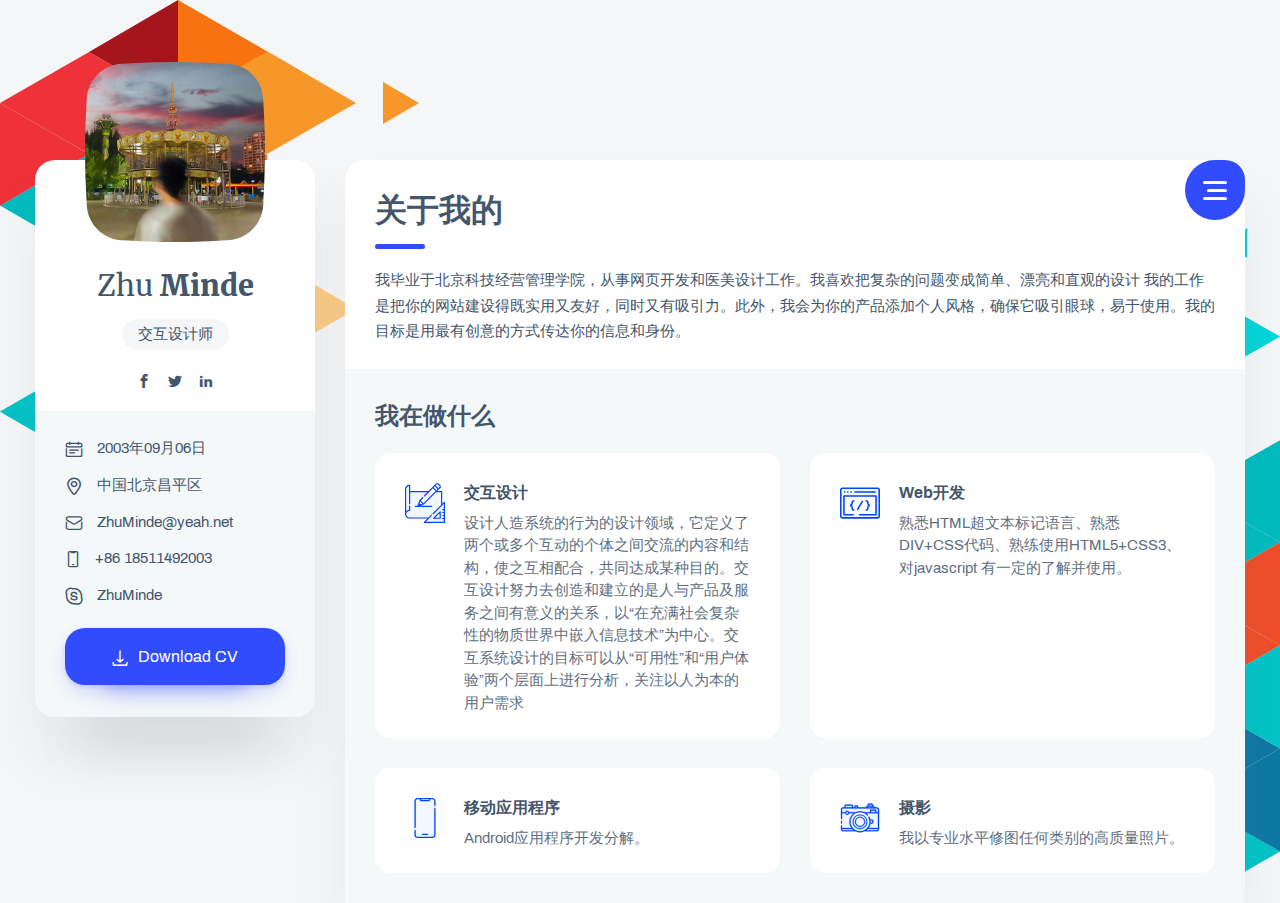
<file: index.html>
﻿<!DOCTYPE html>
<html lang="en">

<head>
    <meta charset="utf-8" />
    <title>朱敏德简历</title>

	<!-- Meta Data -->
	<meta http-equiv="X-UA-Compatible" content="IE=edge">
	<meta name="viewport" content="width=device-width, initial-scale=1, shrink-to-fit=no">
	<meta name="format-detection" content="telephone=no"/>
    <meta name="format-detection" content="address=no"/>
    <meta name="author" content="ArtTemplate" />
    <meta name="description" content="vCard" />

    <!-- Twitter data -->
    <meta name="twitter:card" content="summary_large_image">
    <meta name="twitter:site" content="@ArtTemplates">
    <meta name="twitter:title" content="vCard">
    <meta name="twitter:description" content="vCard">
    <meta name="twitter:image" content="images/social.jpg">

    <!-- Open Graph data -->
    <meta property="og:title" content="ArtTemplate" />
    <meta property="og:type" content="website" />
    <meta property="og:url" content="your url website" />
    <meta property="og:image" content="assets/images/social.jpg" />
    <meta property="og:description" content="vCard" />
    <meta property="og:site_name" content="vCard" />

	<!-- Favicons -->
	<link rel="apple-touch-icon" sizes="144x144" href="assets/images/favicons/apple-touch-icon-144x144.png">
	<link rel="apple-touch-icon" sizes="114x114" href="assets/images/favicons/apple-touch-icon-114x114.png">
	<link rel="apple-touch-icon" sizes="72x72" href="assets/images/favicons/apple-touch-icon-72x72.png">
	<link rel="apple-touch-icon" sizes="57x57" href="assets/images/favicons/apple-touch-icon-57x57.png">
	<link rel="shortcut icon" href="assets/images/favicons/favicon.png" type="image/png">

    <!-- Styles -->
	<link rel="stylesheet" type="text/css" href="css/style.css"/>
    <link rel="stylesheet" type="text/css" href="css/style-demo.css"/>
	<style type="text/css">
		.preloader{display: none;}
	</style>
</head>
<body class="bg-triangles">
    <!-- Preloader -->
    <div class="preloader">
	    <div class="preloader__wrap">
		    <div class="circle-pulse">
                <div class="circle-pulse__1"></div>
                <div class="circle-pulse__2"></div>
            </div>
		    <div class="preloader__progress"><span></span></div>
		</div>
	</div>

    <main class="main">
	    <div class="container gutter-top">
		    <div class="row sticky-parent">
			    <!-- Sidebar -->
                <aside class="col-12 col-md-12 col-xl-3">
				    <div class="sidebar box shadow pb-0 sticky-column">
						<svg class="avatar avatar--180" viewBox="0 0 188 188">
                            <g class="avatar__box">
                                <image xlink:href="img/avatar-1.jpg" height="100%" width="100%" />
                            </g>
                        </svg>
						<div class="text-center">
						    <h3 class="title title--h3 sidebar__user-name"><span class="weight--500">Zhu</span> Minde</h3>
							<div class="badge badge--light">交互设计师</div>
							
							<!-- Social -->
		                    <div class="social">
		                        <a class="social__link" href="https://www.facebook.com/"><i class="font-icon icon-facebook"></i></a>
		                        <a class="social__link" href="https://www.behance.com/"><i class="font-icon icon-twitter"></i></a>
		                        <a class="social__link" href="https://www.linkedin.com/"><i class="font-icon icon-linkedin2"></i></a>
		                    </div>
						</div>
						
						<div class="sidebar__info box-inner box-inner--rounded">
		                    <ul class="contacts-block">
					            <li class="contacts-block__item" data-toggle="tooltip" data-placement="top" title="Birthday">
							        <i class="font-icon icon-calendar"></i>2003年09月06日
							    </li>
						        <li class="contacts-block__item" data-toggle="tooltip" data-placement="top" title="Address">
							        <i class="font-icon icon-location"></i>中国北京昌平区
							    </li>
						        <li class="contacts-block__item" data-toggle="tooltip" data-placement="top" title="E-mail">
							        <a href="mailto:example@mail.com"><i class="font-icon icon-envelope"></i>ZhuMinde@yeah.net</a>
							    </li>
						        <li class="contacts-block__item" data-toggle="tooltip" data-placement="top" title="Phone">
							        <i class="font-icon icon-phone"></i>+86 18511492003
							    </li>
						        <li class="contacts-block__item" data-toggle="tooltip" data-placement="top" title="Skype">
							        <a href="skype:skype-example"><i class="font-icon icon-skype"></i>ZhuMinde</a>
							    </li>
					        </ul>
							
							<a class="btn" href="#"><i class="font-icon icon-download"></i> Download CV</a>
						</div>
					</div>	
		        </aside>
		        
				<!-- Content -->
		        <div class="col-12 col-md-12 col-xl-9">
				    <div class="box shadow pb-0">
					    <!-- Menu -->
					    <div class="circle-menu">
						    <div class="hamburger">
                                <div class="line"></div>
                                <div class="line"></div>
                                <div class="line"></div>
                            </div>
						</div>
						<div class="inner-menu js-menu">
						    <ul class="nav">
                                <li class="nav__item"><a class="active" href="index.html">关于</a></li>
								<li class="nav__item"><a href="resume.html">我的经历</a></li>
                                <li class="nav__item"><a href="portfolio.html">作品集</a></li>
                            </ul>
						</div>
						
					    <!-- About -->
						<div class="pb-0 pb-sm-2">
		                    <h1 class="title title--h1 title__separate">关于我的</h1>
						    <p>我毕业于北京科技经营管理学院，从事网页开发和医美设计工作。我喜欢把复杂的问题变成简单、漂亮和直观的设计

我的工作是把你的网站建设得既实用又友好，同时又有吸引力。此外，我会为你的产品添加个人风格，确保它吸引眼球，易于使用。我的目标是用最有创意的方式传达你的信息和身份。</p>
					    </div>
						
						<!-- What -->
						<div class="box-inner pb-0">
						    <h2 class="title title--h3">我在做什么</h2>
							<div class="row">
							    <!-- Case Item -->
							    <div class="col-12 col-lg-6">
							        <div class="case-item box box__second">
									    <img class="case-item__icon" src="picture/icon-design.svg" alt="" />
										<div>
									        <h3 class="title title--h5">交互设计</h3>
										    <p class="case-item__caption">设计人造系统的行为的设计领域，它定义了两个或多个互动的个体之间交流的内容和结构，使之互相配合，共同达成某种目的。交互设计努力去创造和建立的是人与产品及服务之间有意义的关系，以“在充满社会复杂性的物质世界中嵌入信息技术”为中心。交互系统设计的目标可以从“可用性”和“用户体验”两个层面上进行分析，关注以人为本的用户需求</p>
										</div>	
									</div>
								</div>
								
								<!-- Case Item -->
								<div class="col-12 col-lg-6">
							        <div class="case-item box box__second">
									    <img class="case-item__icon" src="picture/icon-dev.svg" alt="" />
										<div>
									        <h3 class="title title--h5">Web开发</h3>
										    <p class="case-item__caption">熟悉HTML超文本标记语言、熟悉DIV+CSS代码、熟练使用HTML5+CSS3、对javascript
有一定的了解并使用。</p>
										</div>
									</div>
								</div>
								
								<!-- Case Item -->
								<div class="col-12 col-lg-6">
								    <div class="case-item box box__second">
								        <img class="case-item__icon" src="img/icon-app.svg" alt="" />
										<div>
								            <h3 class="title title--h5">移动应用程序</h3>
									        <p class="case-item__caption">Android应用程序开发分解。</p>
										</div>
								   </div>
								</div>
								
								<!-- Case Item -->
								<div class="col-12 col-lg-6">
								    <div class="case-item box box__second">
									    <img class="case-item__icon" src="img/icon-photo.svg" alt="" />
										<div>
									        <h3 class="title title--h5">摄影</h3>
										    <p class="case-item__caption">我以专业水平修图任何类别的高质量照片。</p>
										</div>
									</div>
								</div>
							</div>	
						</div>						
					</div>
		        </div>
			</div>
		</div>	
    </main>

    <div class="back-to-top"></div>

    <!-- SVG masks -->
    <svg class="svg-defs">
        <clipPath id="avatar-box">
            <path d="M1.85379 38.4859C2.9221 18.6653 18.6653 2.92275 38.4858 1.85453 56.0986.905299 77.2792 0 94 0c16.721 0 37.901.905299 55.514 1.85453 19.821 1.06822 35.564 16.81077 36.632 36.63137C187.095 56.0922 188 77.267 188 94c0 16.733-.905 37.908-1.854 55.514-1.068 19.821-16.811 35.563-36.632 36.631C131.901 187.095 110.721 188 94 188c-16.7208 0-37.9014-.905-55.5142-1.855-19.8205-1.068-35.5637-16.81-36.63201-36.631C.904831 131.908 0 110.733 0 94c0-16.733.904831-37.9078 1.85379-55.5141z"/>
        </clipPath>
        <clipPath id="avatar-hexagon">
             <path d="M0 27.2891c0-4.6662 2.4889-8.976 6.52491-11.2986L31.308 1.72845c3.98-2.290382 8.8697-2.305446 12.8637-.03963l25.234 14.31558C73.4807 18.3162 76 22.6478 76 27.3426V56.684c0 4.6805-2.5041 9.0013-6.5597 11.3186L44.4317 82.2915c-3.9869 2.278-8.8765 2.278-12.8634 0L6.55974 68.0026C2.50414 65.6853 0 61.3645 0 56.684V27.2891z"/>
        </clipPath>		
    </svg>

	<!-- Demo Menu -->
	<div class="overlay-slideNav"></div>
    <!-- Demo Menu -->	

	<!-- JavaScripts -->
	<script src="js/jquery-3.4.1.min.js"></script>
	<script src="js/plugins.js"></script>
    <script src="js/common.js"></script>
    
	<script src="js/plugins-demo.js"></script>
</body>
</html>
</file>
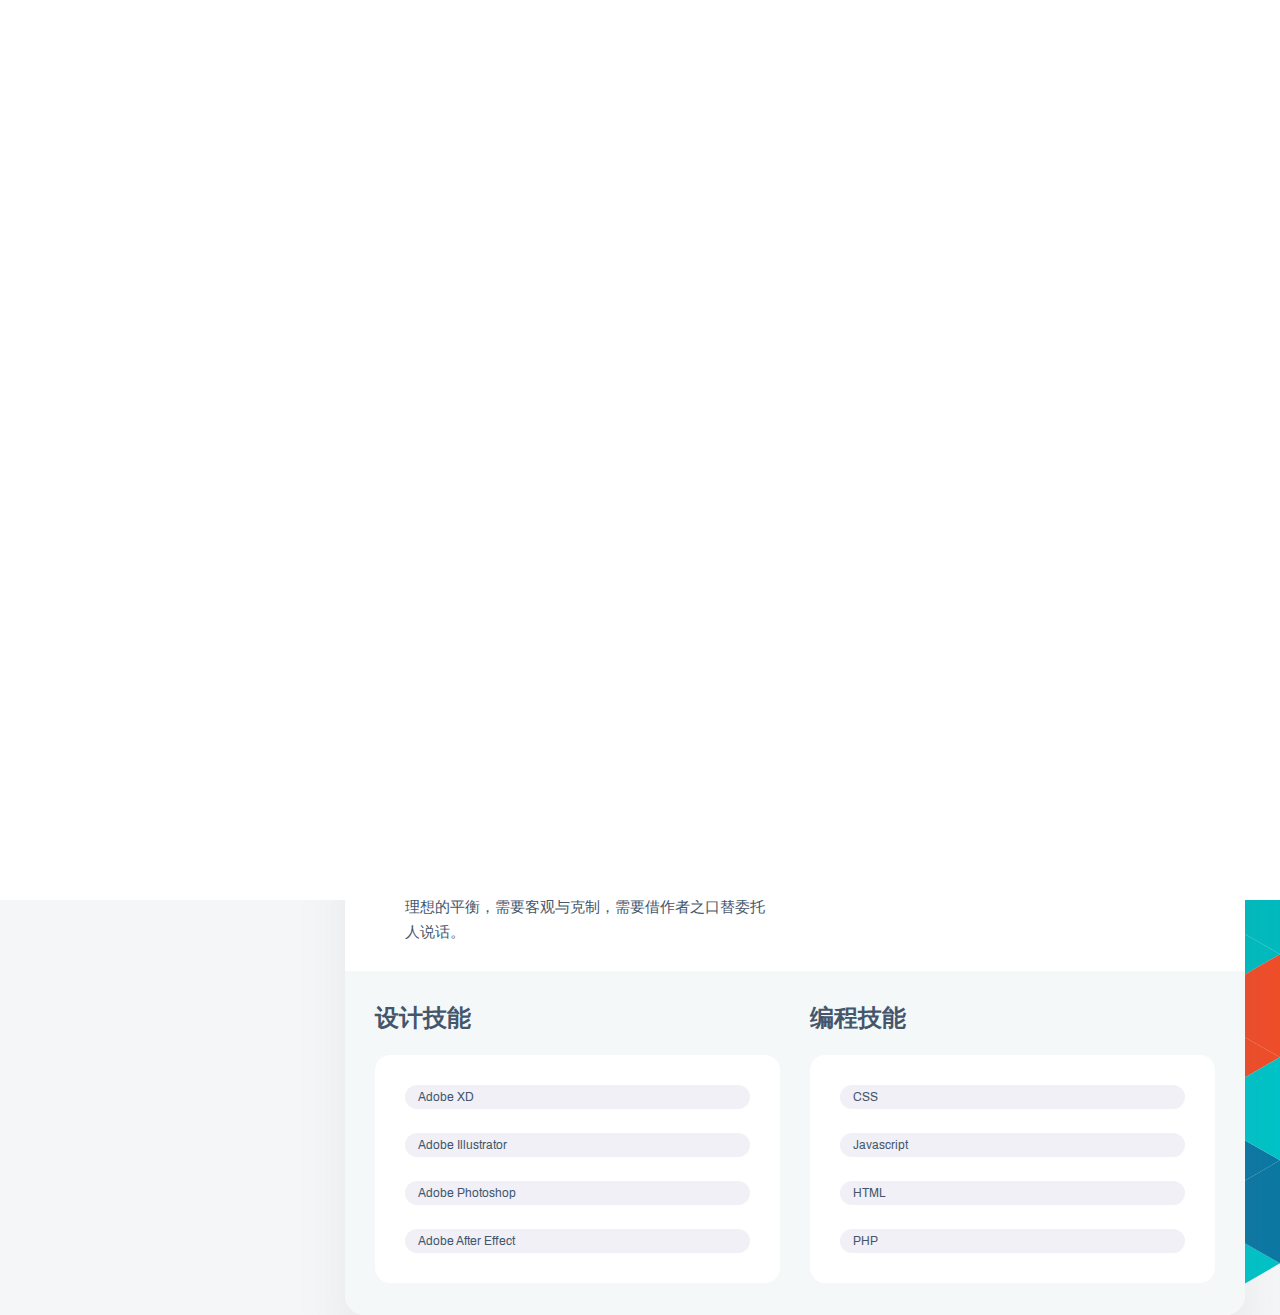
<file: resume.html>
﻿<!DOCTYPE html>
<html lang="en">

<head>
    <meta charset="utf-8" />
    <title>朱敏德简历</title>

	<!-- Meta Data -->
	<meta http-equiv="X-UA-Compatible" content="IE=edge">
	<meta name="viewport" content="width=device-width, initial-scale=1, shrink-to-fit=no">
	<meta name="format-detection" content="telephone=no"/>
    <meta name="format-detection" content="address=no"/>
    <meta name="author" content="ArtTemplate" />
    <meta name="description" content="vCard" />

    <!-- Twitter data -->
    <meta name="twitter:card" content="summary_large_image">
    <meta name="twitter:site" content="@ArtTemplates">
    <meta name="twitter:title" content="vCard">
    <meta name="twitter:description" content="vCard">
    <meta name="twitter:image" content="assets/images/social.jpg">

    <!-- Open Graph data -->
    <meta property="og:title" content="ArtTemplate" />
    <meta property="og:type" content="website" />
    <meta property="og:url" content="your url website" />
    <meta property="og:image" content="assets/images/social.jpg" />
    <meta property="og:description" content="vCard" />
    <meta property="og:site_name" content="vCard" />

	<!-- Favicons -->
	<link rel="apple-touch-icon" sizes="144x144" href="assets/images/favicons/apple-touch-icon-144x144.png">
	<link rel="apple-touch-icon" sizes="114x114" href="assets/images/favicons/apple-touch-icon-114x114.png">
	<link rel="apple-touch-icon" sizes="72x72" href="assets/images/favicons/apple-touch-icon-72x72.png">
	<link rel="apple-touch-icon" sizes="57x57" href="assets/images/favicons/apple-touch-icon-57x57.png">
	<link rel="shortcut icon" href="assets/images/favicons/favicon.png" type="image/png">

    <!-- Styles -->
	<link rel="stylesheet" type="text/css" href="css/style.css"/>
    <link rel="stylesheet" type="text/css" href="css/style-demo.css"/>
	
</head>
<body class="bg-triangles">
    <!-- Preloader -->
    <div class="preloader">
	    <div class="preloader__wrap">
		    <div class="circle-pulse">
                <div class="circle-pulse__1"></div>
                <div class="circle-pulse__2"></div>
            </div>
		    <div class="preloader__progress"><span></span></div>
		</div>
	</div>

    <main class="main">
	    <div class="container gutter-top">
		    <div class="row sticky-parent">
			    <!-- Sidebar -->
                <aside class="col-12 col-md-12 col-xl-3">
				    <div class="sidebar box shadow pb-0 sticky-column">
						<svg class="avatar avatar--180" viewBox="0 0 188 188">
                            <g class="avatar__box">
                                <image xlink:href="img/avatar-1.jpg" height="100%" width="100%" />
                            </g>
                        </svg>
						<div class="text-center">
						    <h3 class="title title--h3 sidebar__user-name"><span class="weight--500">Zhu</span> Minde</h3>
							<div class="badge badge--gray">交互设计师</div>
							
							<!-- Social -->
		                    <div class="social">
		                        <a class="social__link" href="https://www.facebook.com/"><i class="font-icon icon-facebook"></i></a>
		                        <a class="social__link" href="https://www.behance.com/"><i class="font-icon icon-twitter"></i></a>
		                        <a class="social__link" href="https://www.linkedin.com/"><i class="font-icon icon-linkedin2"></i></a>
		                    </div>
						</div>
						
						<div class="sidebar__info box-inner box-inner--rounded">
		                    <ul class="contacts-block">
					            <li class="contacts-block__item" data-toggle="tooltip" data-placement="top" title="Birthday">
							        <i class="font-icon icon-calendar"></i>2003年09月06日
							    </li>
						        <li class="contacts-block__item" data-toggle="tooltip" data-placement="top" title="Address">
							        <i class="font-icon icon-location"></i>中国北京昌平区
							    </li>
						        <li class="contacts-block__item" data-toggle="tooltip" data-placement="top" title="E-mail">
							        <a href="mailto:example@mail.com"><i class="font-icon icon-envelope"></i>ZhuMinde@yeah.net</a>
							    </li>
						        <li class="contacts-block__item" data-toggle="tooltip" data-placement="top" title="Phone">
							        <i class="font-icon icon-phone"></i>+86 18511492003
							    </li>
						        <li class="contacts-block__item" data-toggle="tooltip" data-placement="top" title="Skype">
							        <a href="skype:skype-example"><i class="font-icon icon-skype"></i>ZhuMinde</a>
							    </li>
					        </ul>
							
							<a class="btn" href="#"><i class="font-icon icon-download"></i> Download CV</a>
						</div>
					</div>	
		        </aside>
		        
				<!-- Content -->
		        <div class="col-12 col-md-12 col-xl-9">
				    <div class="box shadow pb-0">
					    <!-- Menu -->
					    <div class="circle-menu">
						    <div class="hamburger">
                                <div class="line"></div>
                                <div class="line"></div>
                                <div class="line"></div>
                            </div>
						</div>
						<div class="inner-menu js-menu">
						    <ul class="nav">
                                <li class="nav__item"><a href="index.html">关于</a></li>
								<li class="nav__item"><a class="active" href="resume.html">我的经历</a></li>
                                <li class="nav__item"><a href="portfolio.html">作品集</a></li>
                            </ul>
						</div>
						
					    <!-- About -->
						<div class="pb-3">
		                    <h1 class="title title--h1 title__separate">我的经历</h1>
					    </div>
						
						<!-- Experience -->
						<div class="pb-0">
							<div class="row">
							    <div class="col-12 col-lg-6">
								    <h2 class="title title--h3"><img class="title-icon" src="picture/icon-education.svg" alt="" /> 教育</h2>
									<div class="timeline">
									    <!-- Item -->
									    <article class="timeline__item">
									        <h5 class="title title--h5 timeline__title">北京科技经营管理学院</h5>
										    <span class="timeline__period">2018.8 — 2018.9</span>
										    <p class="timeline__description">在校html网页创意大赛中获得（第二名）一次经历，一次成长。</p>
										</article>
                                        
										<!-- Item -->
									    <article class="timeline__item">
									        <h5 class="title title--h5 timeline__title">北京科技经营管理学院</h5>
										    <span class="timeline__period">2019.10 — 2019.12</span>
										    <p class="timeline__description">在校举办网页以及手机APP设计获得（第三名）每一位优秀的设计师都明白设计并非空谈，必须理论结合实际，只有这样才能不断进步，才能成为资深设计师。</p>
										</article>
                                        
										<!-- Item -->
									    <article class="timeline__item">
									        <h5 class="title title--h5 timeline__title">北京科技经营管理学院（结束）</h5>
										    <span class="timeline__period">2017 — 2020</span>
										    <p class="timeline__description">设计没有完成的概念，他需要精益求精，不断的完善，需要挑战自我，向自己宣战。设计的关键之处在于发现，只有不断通过深入的感受和体验才能做到，打动别人对与设计师来说是一种挑战。设计要让人感动，足够的细节本身就能感动人，图形创意本身能打动人，色彩品位能打动人，材料质地能打动人、……把设计的多种元素进行有机艺术化组合。设计是科技与艺术的结合，是商业社会的产物，在商业社会中需要艺术设计与创作理想的平衡，需要客观与克制，需要借作者之口替委托人说话。</p>
										</article>
									</div>	
								</div>
								
							    <div class="col-12 col-lg-6">
								    <h2 class="title title--h3"><img class="title-icon" src="picture/icon-experience.svg" alt="" /> 经验</h2>
									<div class="timeline">
                                        
										<!-- Item -->
									    <article class="timeline__item">
									        <h5 class="title title--h5 timeline__title">露茜娅（天津）医疗美容门诊有限责任公司</h5>
										    <span class="timeline__period">2021.3 — 2022.9</span>
										    <p class="timeline__description">负责广告视觉、平面设计，对网站及店铺整体表现风格的定位，对用户视觉感受、购买欲望的整体把握，线上新媒体各渠道的图文设计、排版日常推广中设计到线下陈列道具、推广物料等;负责公司日常宣传、策划设计制作、公司展览会议布置</p>
										</article>
                                        
										<!-- Item -->
									    <article class="timeline__item">
									        <h5 class="title title--h5 timeline__title">北京拓尔思信息技术股份有限公司</h5>
										    <span class="timeline__period">2020.3 — 2021.3</span>
										    <p class="timeline__description">
											1.交互设计：负责人机交互场景、逻辑、任务和操作流程设计。<br>2.视觉设计：负责产品界面的视觉、色彩、创新、视觉交互、多样化呈现，承担产品的视觉信息传达、视觉语言等相关工作。</p>
										</article>
									</div>
								</div>
							</div>
						</div>
						
						<!-- Skills -->
						<div class="box-inner box-inner--rounded">
						    <div class="row">
							    <div class="col-12 col-lg-6">
						            <h2 class="title title--h3">设计技能</h2>
									<div class="box box__second">
									    <!-- Progress -->
									    <div class="progress">
                                            <div class="progress-bar" role="progressbar" aria-valuenow="80" aria-valuemin="0" aria-valuemax="100">
											    <div class="progress-text"><span>Adobe XD</span><span>80%</span></div>
											</div>
											<div class="progress-text"><span>Adobe XD</span></div>
                                        </div>
										
									    <!-- Progress -->
									    <div class="progress">
                                            <div class="progress-bar" role="progressbar" aria-valuenow="75" aria-valuemin="0" aria-valuemax="100">
											    <div class="progress-text"><span>Adobe Illustrator</span><span>75%</span></div>
											</div>
											<div class="progress-text"><span>Adobe Illustrator</span></div>
                                        </div>
										
									    <!-- Progress -->
									    <div class="progress">
                                            <div class="progress-bar" role="progressbar" aria-valuenow="90" aria-valuemin="0" aria-valuemax="100">
											    <div class="progress-text"><span>Adobe Photoshop</span><span>90%</span></div>
											</div>
											<div class="progress-text"><span>Adobe Photoshop</span></div>
                                        </div>
										
									    <!-- Progress -->
									    <div class="progress">
                                            <div class="progress-bar" role="progressbar" aria-valuenow="50" aria-valuemin="0" aria-valuemax="100">
											    <div class="progress-text"><span>Adobe After Effect</span><span>50%</span></div>
											</div>
											<div class="progress-text"><span>Adobe After Effect</span></div>
                                        </div>
									</div>
                                </div>
								
							    <div class="col-12 col-lg-6 mt-4 mt-lg-0">
						            <h2 class="title title--h3">编程技能</h2>
									<div class="box box__second">
									    <!-- Progress -->
									    <div class="progress">
                                            <div class="progress-bar" role="progressbar" aria-valuenow="70" aria-valuemin="0" aria-valuemax="100">
											    <div class="progress-text"><span>CSS</span><span>70%</span></div>
											</div>
											<div class="progress-text"><span>CSS</span></div>
                                        </div>
										
									    <!-- Progress -->
									    <div class="progress">
                                            <div class="progress-bar" role="progressbar" aria-valuenow="70" aria-valuemin="0" aria-valuemax="100">
											    <div class="progress-text"><span>Javascript</span><span>70%</span></div>
											</div>
											<div class="progress-text"><span>Javascript</span></div>
                                        </div>
										
									    <!-- Progress -->
									    <div class="progress">
                                            <div class="progress-bar" role="progressbar" aria-valuenow="100" aria-valuemin="0" aria-valuemax="100">
											    <div class="progress-text"><span>HTML</span><span>100%</span></div>
											</div>
											<div class="progress-text"><span>HTML</span></div>
                                        </div>
										
									    <!-- Progress -->
									    <div class="progress">
                                            <div class="progress-bar" role="progressbar" aria-valuenow="30" aria-valuemin="0" aria-valuemax="100">
											    <div class="progress-text"><span>PHP</span><span>30%</span></div>
											</div>
											<div class="progress-text"><span>PHP</span></div>
                                        </div>
									</div>
                                </div>
							</div>
						</div>
					</div>
		        </div>
			</div>
		</div>
    </main>

    <div class="back-to-top"></div>
	
    <!-- SVG masks -->
    <svg class="svg-defs">
        <clipPath id="avatar-box">
            <path d="M1.85379 38.4859C2.9221 18.6653 18.6653 2.92275 38.4858 1.85453 56.0986.905299 77.2792 0 94 0c16.721 0 37.901.905299 55.514 1.85453 19.821 1.06822 35.564 16.81077 36.632 36.63137C187.095 56.0922 188 77.267 188 94c0 16.733-.905 37.908-1.854 55.514-1.068 19.821-16.811 35.563-36.632 36.631C131.901 187.095 110.721 188 94 188c-16.7208 0-37.9014-.905-55.5142-1.855-19.8205-1.068-35.5637-16.81-36.63201-36.631C.904831 131.908 0 110.733 0 94c0-16.733.904831-37.9078 1.85379-55.5141z"/>
        </clipPath>
        <clipPath id="avatar-hexagon">
             <path d="M0 27.2891c0-4.6662 2.4889-8.976 6.52491-11.2986L31.308 1.72845c3.98-2.290382 8.8697-2.305446 12.8637-.03963l25.234 14.31558C73.4807 18.3162 76 22.6478 76 27.3426V56.684c0 4.6805-2.5041 9.0013-6.5597 11.3186L44.4317 82.2915c-3.9869 2.278-8.8765 2.278-12.8634 0L6.55974 68.0026C2.50414 65.6853 0 61.3645 0 56.684V27.2891z"/>
        </clipPath>		
    </svg>
	<div class="overlay-slideNav"></div>
    <!-- Demo Menu -->	

	<!-- JavaScripts -->
	<script src="js/jquery-3.4.1.min.js"></script>
	<script src="js/plugins.js"></script>
    <script src="js/common.js"></script>
    
	<script src="js/plugins-demo.js"></script>
</body>
</html>
</file>
<file: css/style.css>
﻿/* ------------------------------------------------
 Author: ArtStyles (Art)
 
 Template Name: vCard
 version: 1.0.2
------------------------------------------------ */
/* ------------------------------------------------

 - General Styles
   - Background
   - Input Text
   - Checkbox
   - Select
   - Button
   - Dropdown
   
 - Typography
 - Preloader
 
 - Menu
   - Hamburger
   - Nav
   
 - Shared
   - Container
   - Box
   - Overlay
   - Avatars
   - Social
   - Badges
   - Tooltips
   
 - Sidebar
   - Contact list
   
 - Cases

 - Testimonials
   - Carousel pagination
   
 - Clients
 - Timeline
 - Progress
 
 - Portfolio
   - Filter
    
 - News
 
 - Single post
   - Comments
   - Comment form
   - Emoji
   - Scroll Indicator
   - niceScroll
   - Social auth
  
 - Footer
 
 - Contact
   - Map
   
 - Other
   - Bact to top
   - Medium Zoom
  
------------------------------------------------ */
@import url(../img/bootstrap.min.css);
@import url(swiper.min.css);
@import url("3c1a370137fa4e58ac1a6bd6a8da523d.css");
@import url("8b83ed8cfe434354b28f2f092464dd39.css");
@import url(icomoon.css);
.icon {
  background-size: contain;
  background-repeat: no-repeat;
  display: inline-block;
  line-height: 0;
  flex-shrink: 0;
}
.icon__size-16 {
  height: 16px;
  width: 16px;
}
.icon__size-18 {
  height: 18px;
  width: 18px;
}
.icon__size-24 {
  height: 24px;
  width: 24px;
}
.icon__size-32 {
  height: 32px;
  width: 32px;
}
.icon__size-48 {
  height: 48px;
  width: 48px;
}
.icon__size-56 {
  height: 56px;
  width: 56px;
}
.icon__size-64 {
  height: 64px;
  width: 64px;
}
.icon__calendar {
  background-image: url(../img/icon-calendar.svg);
}
.icon__location {
  background-image: url(../static/fonts/icon-location.svg);
}
.icon__envelope {
  background-image: url(../static/fonts/icon-envelope.svg);
}
.icon__phone {
  background-image: url(../static/fonts/icon-phone.svg);
}
.icon__skype {
  background-image: url(../static/fonts/icon-skype.svg);
}

/* -----------------------------------------------------------------
    - General Styles
----------------------------------------------------------------- */
*,
::before,
::after {
  background-repeat: no-repeat;
  box-sizing: border-box;
}

html {
  -webkit-overflow-scrolling: touch;
  -webkit-box-sizing: border-box;
  box-sizing: border-box;
  -ms-overflow-x: hidden;
}

body, html {
  font-size: 1rem;
  -webkit-text-size-adjust: 100%;
}
@media only screen and (max-width: 580px) {
  body, html {
    font-size: .96rem;
  }
}

body {
  background-color: #F5F6F7;
  color: #44566C;
  font-family: "Archivo", sans-serif;
  font-weight: 400;
  font-size: .9375rem;
  line-height: 1.7;
  min-height: 100vh;
  -ms-overflow-style: scrollbar;
  -webkit-font-smoothing: antialiased;
}
@media only screen and (max-width: 580px) {
  body {
    line-height: 1.6;
  }
}

html.is-scroll-disabled body {
  height: 100vh;
  overflow: hidden;
}

@media all and (-ms-high-contrast: none), (-ms-high-contrast: active) {
  html.is-scroll-disabled {
    overflow: hidden;
  }
}
.no-scroll {
  overflow: hidden;
  -ms-overflow-style: none;
}

.no-scroll-height {
  overflow-x: hidden;
}

.bg-triangles {
  background-image: url(../img/triangles-top.svg), url(../img/triangles-bottom.svg);
  background-position: left top, right bottom;
  background-repeat: no-repeat;
  background-size: inherit;
}
@media only screen and (max-width: 580px) {
  .bg-triangles {
    background-size: contain;
  }
}
.bg-triangles-2 {
  background-image: url(../static/fonts/triangle-2-top.svg), url(../static/fonts/triangle-2-bottom.svg);
  background-position: right top, left bottom;
  background-repeat: no-repeat;
  background-size: 50%;
  background-attachment: fixed;
}
@media only screen and (max-width: 992px) {
  .bg-triangles-2 {
    background-size: contain;
  }
}
.bg-peach {
  background-image: linear-gradient(115.29deg, #FFF2E7 1.33%, #FFCADA 98.21%);
  background-attachment: fixed;
}
.bg-green {
  background-image: linear-gradient(115.29deg, #0DC8A9 1.33%, #32CBC8 98.21%);
  background-attachment: fixed;
}
.bg-green-2 {
  background-image: linear-gradient(135deg, #9be15d 0%, #00d9a6 100%);
  background-attachment: fixed;
}

.input, .textarea, select,
.custom-select {
  background-color: #F5F8F9;
  border: 1px solid #F5F8F9;
  border-radius: 1.25rem;
  box-shadow: none;
  color: #44566C;
  font-size: inherit;
  height: auto;
  padding: .9rem 1.4rem .8rem;
  position: relative;
  width: 100%;
  -webkit-appearance: none;
  -moz-appearance: none;
  appearance: none;
}
@media only screen and (max-width: 580px) {
  .input, .textarea, select,
  .custom-select {
    padding: .8rem 1.4rem .75rem;
  }
}

.input:focus, .textarea:focus, select:focus,
.custom-select:focus {
  background-color: #F5F8F9;
  color: #44566C;
  box-shadow: none;
  outline: none;
}

.input {
  line-height: inherit;
}
@media all and (-ms-high-contrast: none), (-ms-high-contrast: active) {
  .input {
    line-height: 0;
  }
}
.input--white {
  background-color: #fff;
}
.input--white:focus {
  background-color: #fff;
}
.input__icon {
  padding-left: 3.4rem;
}
@media only screen and (max-width: 580px) {
  .input__icon {
    padding-left: 2.8rem;
  }
}

.textarea {
  border-radius: 1.25rem;
  display: block;
  padding: .8rem 1.2rem;
  resize: none;
}
.textarea--white {
  background-color: #fff;
}
.textarea--white:focus {
  background-color: #fff;
}

.form-group {
  margin-bottom: 2rem;
  position: relative;
}
@media only screen and (max-width: 580px) {
  .form-group {
    margin-bottom: 1.7rem;
  }
}
.form-group .font-icon {
  color: #8697A8;
  font-size: 1.1rem;
  margin: auto 0;
  position: absolute;
  top: 0;
  bottom: 0;
  left: 2.4rem;
  height: 1rem;
  width: 1rem;
  z-index: 1;
}
@media only screen and (max-width: 580px) {
  .form-group .font-icon {
    font-size: 1rem;
    left: 2.1rem;
  }
}

.help-block {
  position: absolute;
  font-size: .75rem;
  line-height: 1.4;
  padding-top: .3rem;
  padding-left: .4rem;
}
@media only screen and (max-width: 580px) {
  .help-block {
    font-size: .687rem;
  }
}

.with-errors {
  color: #FF3D57;
}

.has-error input,
.has-error textarea,
.has-error input:focus,
.has-error textarea:focus {
  border-color: #FF3D57;
}

#validator-contact {
  font-size: .89rem;
  margin-top: 1rem;
}

.form-control::-webkit-input-placeholder {
  color: #8697A8;
}

.form-control::-moz-placeholder {
  color: #8697A8;
}

.form-control:-ms-input-placeholder {
  color: #8697A8;
}

.form-control::-ms-input-placeholder {
  color: #8697A8;
}

.form-control::placeholder {
  color: #8697A8;
}

input:-webkit-autofill,
input:-webkit-autofill:hover,
input:-webkit-autofill:focus,
input:-webkit-autofill:active {
  transition: background-color 5000s ease-in-out 0s;
  -webkit-text-fill-color: #fff !important;
}

input:not(input:-webkit-autofill)::-webkit-contacts-auto-fill-button {
  background-color: #fff;
}

input:invalid,
textarea:invalid {
  outline: none !important;
}

.custom-control-input:focus ~ .custom-control-label::before {
  box-shadow: 0 0 0 0.2rem rgba(48, 76, 253, 0.25);
}
.custom-control-input:focus:not(:checked) ~ .custom-control-label::before {
  border-color: #304CFD;
}
.custom-control-input:not(:disabled):active ~ .custom-control-label::before {
  border-color: #fff;
  background-color: transparent;
}
.custom-control-input:checked ~ .custom-control-label::before {
  border-color: #304CFD;
  background-color: #304CFD;
}

.custom-control-label {
  line-height: 1.55;
  padding-left: .5rem;
}
.custom-control-label::before {
  background-color: transparent;
  border: 1px solid #F0F0F6;
}

select,
.custom-select {
  background: url("data:image/svg+xml,%3csvg xmlns='http://www.w3.org/2000/svg' viewBox='0 0 4 5'%3e%3cpath fill='%23fff' d='M2 0L0 2h4zm0 5L0 3h4z'/%3e%3c/svg%3e") no-repeat right 0.1rem center/10px 16px;
}
select option,
.custom-select option {
  color: #44566C;
}

.btn {
  background-color: #304CFD;
  border-radius: 1.25rem;
  border: 0;
  box-shadow: 0px 8px 16px rgba(48, 76, 253, 0.15), 0px 2px 4px rgba(48, 76, 253, 0.15);
  color: #fff;
  cursor: pointer;
  font-size: 1rem;
  font-weight: 400;
  line-height: inherit;
  padding: .96rem 2rem .9rem;
  position: relative;
  transition: .4s ease-in-out;
  white-space: nowrap;
}
.btn:hover {
  color: #fff;
  box-shadow: none;
  opacity: .9;
}
.btn:focus {
  box-shadow: 0 24px 40px rgba(48, 76, 253, 0.1), 0 8px 16px rgba(48, 76, 253, 0.1);
}
.btn::before {
  content: '';
  box-shadow: 0px 4px 32px rgba(48, 76, 253, 0.25), 0px 4px 16px rgba(48, 76, 253, 0.25);
  position: absolute;
  bottom: 0;
  left: 0;
  right: 0;
  margin: 0 auto;
  height: 1rem;
  transition: .4s ease-in-out;
  width: 64%;
  z-index: -1;
}
.btn:hover::before {
  box-shadow: none;
}
.btn--light {
  background-color: #F5F8F9;
  color: #44566C;
}
.btn--gray {
  background-color: #F0F0F6;
  color: #44566C;
}
.btn--dark {
  background-color: #44566C;
}
.btn--blue-gradient {
  background-size: 200% auto;
  background-image: linear-gradient(to right, #0081ff 0%, #3fa0ff 50%, #0045ff 100%);
}
.btn--red {
  background-color: #FF3D57;
  color: #fff;
}
.btn .font-icon {
  margin-right: .4rem;
}

button:focus {
  outline: none;
}

.dropdown-menu {
  border: 0;
  border-radius: 0.75rem;
  box-shadow: 0 8px 40px rgba(134, 151, 168, 0.25);
  color: #5F6F81;
  font-size: .937rem;
}
.dropdown-menu::before {
  content: '';
  border-left: .4rem solid transparent;
  border-right: .4rem solid transparent;
  border-bottom: 0.4rem solid #fff;
  height: 0;
  position: absolute;
  top: -.4rem;
  left: 1.1rem;
  width: 0;
}
.dropdown.dropup .dropdown-menu::before {
  border-left: .4rem solid transparent;
  border-right: .4rem solid transparent;
  border-top: 0.4rem solid #fff;
  border-bottom: .4rem solid transparent;
  top: auto;
  bottom: -.8rem;
}

.svg-defs {
  position: absolute;
  height: 0;
  width: 0;
}

/* -----------------------------------------------------------------
    - Typography
----------------------------------------------------------------- */
h1, h2, h3, h4, h5, h6 {
  font-family: "Archivo", sans-serif;
  font-weight: 700;
  line-height: 1.3;
}

.title--h1 {
  font-size: 2rem;
  margin-bottom: 1.1rem;
}
@media only screen and (max-width: 580px) {
  .title--h1 {
    font-size: 1.75rem;
  }
}
.title--h2 {
  font-size: 1.75rem;
}
@media only screen and (max-width: 580px) {
  .title--h2 {
    font-size: 1.5rem;
  }
}
.title--h3 {
  font-size: 1.5rem;
  margin-bottom: 1.3rem;
}
@media only screen and (max-width: 580px) {
  .title--h3 {
    font-size: 1.2rem;
    margin-bottom: 1rem;
  }
}
.title--h4 {
  font-size: 1.25rem;
  margin-bottom: .8rem;
}
@media only screen and (max-width: 580px) {
  .title--h4 {
    font-size: 1rem;
  }
}
.title--h5 {
  font-size: 1rem;
}
@media only screen and (max-width: 580px) {
  .title--h5 {
    font-size: .937rem;
  }
}
.title--h6 {
  font-size: .75rem;
}
.title--center {
  text-align: center;
}
.title--tone {
  color: #304CFD;
}
.title-icon {
  margin-right: .5rem;
  margin-top: -4px;
  height: 2.5rem;
  width: 2.5rem;
}
@media only screen and (max-width: 580px) {
  .title-icon {
    height: 2.0833333333rem;
    width: 2.5rem;
  }
}
.title__separate {
  margin-bottom: 2.3rem;
  position: relative;
}
.title__separate::before {
  content: '';
  background-color: #304CFD;
  border-radius: .5rem;
  height: 5px;
  position: absolute;
  bottom: -1.1rem;
  left: 0;
  width: 3.12rem;
  z-index: 1;
}
@media only screen and (max-width: 580px) {
  .title__separate {
    margin-bottom: 1.5rem;
  }
  .title__separate::before {
    height: 3px;
    bottom: -.6rem;
    width: 3rem;
  }
}

.weight--400 {
  font-weight: 400;
}
.weight--500 {
  font-weight: 500;
}
.weight--600 {
  font-weight: 600;
}
.weight--700 {
  font-weight: 700;
}

.color--light {
  color: #8697A8;
}
.color--dark {
  color: #44566C;
}

.block-quote {
  font-size: 1.3rem;
  font-weight: 400;
  font-style: italic;
  margin: 1.8rem 0;
  position: relative;
  line-height: 1.6;
}
@media only screen and (max-width: 992px) {
  .block-quote {
    padding-left: 3.8rem;
  }
}
@media only screen and (max-width: 580px) {
  .block-quote {
    font-size: 1.15rem;
    margin: 1.1rem 0 1.3rem;
    padding-left: 0;
    padding-top: 2.8rem;
  }
}
.block-quote::before {
  background-image: url(../static/fonts/icon-quote.svg);
  background-repeat: no-repeat;
  background-position: center;
  background-size: cover;
  content: '';
  height: 34px;
  margin: 0 auto;
  position: absolute;
  top: 0;
  left: -3.4rem;
  width: 34px;
}
@media only screen and (max-width: 992px) {
  .block-quote::before {
    left: 0;
  }
}
@media only screen and (max-width: 580px) {
  .block-quote::before {
    right: 0;
  }
}
.block-quote__author {
  font-size: 1rem;
  font-style: normal;
  display: block;
  margin-top: .6rem;
  padding-left: 3rem;
  position: relative;
}
@media only screen and (max-width: 580px) {
  .block-quote__author {
    font-size: .875rem;
    margin-top: 0;
    padding-left: 2rem;
  }
}
.block-quote__author::before {
  content: '';
  background-color: #44566C;
  height: 1px;
  margin-bottom: auto;
  margin-top: auto;
  position: absolute;
  top: 0;
  bottom: 0;
  left: 0;
  width: 2rem;
}
@media only screen and (max-width: 580px) {
  .block-quote__author::before {
    width: 1rem;
  }
}

a {
  color: #304CFD;
  cursor: pointer;
  text-decoration: none;
  -webkit-text-decoration-skip: objects;
  transition: color 0.3s cubic-bezier(0.72, 0.16, 0.345, 0.875);
}
a:hover {
  color: #304CFD;
  outline: none;
  text-decoration: underline;
}
a.decoration--none {
  text-decoration: none;
}

.noGutters-Top {
  margin-top: 0 !important;
}
.noGutters-Bottom {
  margin-bottom: 0 !important;
}
.noGutters-Left {
  margin-left: 0 !important;
}
.noGutters-Right {
  margin-right: 0 !important;
}

.description {
  color: #F5F8F9;
  margin-bottom: 1.9rem;
}

.foreword {
  color: #F5F8F9;
  font-size: 1.125rem;
}

img {
  max-width: 100%;
  -webkit-user-select: none;
  -moz-user-select: none;
  -ms-user-select: none;
  user-select: none;
}

iframe {
  background-color: #44566C;
  border: 0;
  display: block;
  height: 100%;
  width: 100%;
}

.cover {
  object-fit: cover;
  object-position: center;
  font-family: 'object-fit: cover; object-position: center;';
  height: 100%;
  width: 100%;
}

::-moz-selection {
  background: transparent;
  color: #304CFD;
}

::selection {
  background: transparent;
  color: #304CFD;
}

/* -----------------------------------------------------------------
    - Preloader
----------------------------------------------------------------- */
.preloader {
  display: -webkit-flex;
  display: -ms-flexbox;
  display: -moz-box;
  display: flex;
  -webkit-align-items: center;
  -ms-flex-align: center;
  align-items: center;
  justify-content: center;
  background-color: #fff;
  position: fixed;
  top: 0;
  left: 0;
  width: 100%;
  height: 100%;
  overflow: hidden;
  text-align: center;
  z-index: 1106;
  opacity: 1;
}
.preloader__wrap {
  width: 100%;
  max-width: 150px;
}
.preloader__progress {
  background: #fff;
  height: 2px;
  position: absolute;
  top: 0;
  left: 0;
  overflow: hidden;
  width: 100%;
}
.preloader__progress span {
  background: #304CFD;
  position: absolute;
  top: 0;
  left: 0;
  height: 100%;
  width: 0;
}

.circle-pulse > * {
  position: absolute;
  top: 50%;
  left: 50%;
  border-radius: 50%;
  box-sizing: border-box;
  transform: scale(0);
  animation: pulse 1.6s linear infinite;
}

.circle-pulse__1 {
  width: 6rem;
  height: 6rem;
  margin-top: -3rem;
  margin-left: -3rem;
  background-color: #304CFD;
}

.circle-pulse__2 {
  width: 4.8rem;
  height: 4.8rem;
  margin-top: -2.4rem;
  margin-left: -2.4rem;
  background-color: rgba(48, 76, 253, 0.7);
  animation-delay: -0.8s;
}

@keyframes pulse {
  0% {
    transform: scale(0, 0);
    opacity: 1;
  }
  100% {
    transform: scale(1, 1);
    opacity: 0;
  }
}
/* -----------------------------------------------------------------
    - Menu
----------------------------------------------------------------- */
.circle-menu {
  background-color: #304CFD;
  border-radius: 50% 1.25rem 50% 50%;
  display: -webkit-flex;
  display: -ms-flexbox;
  display: -moz-box;
  display: flex;
  -webkit-align-items: center;
  -ms-flex-align: center;
  align-items: center;
  justify-content: center;
  height: 3.75rem;
  position: absolute;
  top: 0;
  right: 0;
  width: 3.75rem;
  z-index: 2;
}
@media only screen and (max-width: 992px) {
  .circle-menu {
    height: 3.55rem;
    width: 3.55rem;
  }
}
@media only screen and (max-width: 580px) {
  .circle-menu {
    border-radius: 50%;
    margin-top: 1rem;
    margin-right: 1rem;
    position: fixed;
    height: 2.5rem;
    width: 2.5rem;
    z-index: 1101;
  }
}
@media only screen and (max-width: 580px) {
  .open-menu .circle-menu {
    box-shadow: 0 0 0 1px rgba(48, 76, 253, 0.5);
    background-color: transparent;
  }
}

.hamburger {
  cursor: pointer;
}
.hamburger .line {
  background-color: #fff;
  border-radius: 4px;
  display: block;
  margin: 5px 0;
  height: 3px;
  width: 24px;
  transition: all 0.2s ease-in-out;
}
.hamburger .line:nth-child(2) {
  margin-left: 4px;
  width: 20px;
}
@media only screen and (max-width: 768px) {
  .hamburger .line {
    margin: 4px 0;
    height: 2px;
    width: 18px;
  }
  .hamburger .line:nth-child(2) {
    width: 14px;
  }
}
.hamburger.is-active .line:nth-child(1) {
  transform: translateY(8px) rotate(45deg);
}
@media only screen and (max-width: 768px) {
  .hamburger.is-active .line:nth-child(1) {
    transform: translateY(6px) rotate(45deg);
  }
}
.hamburger.is-active .line:nth-child(2) {
  opacity: 0;
  transform: rotate(45deg);
}
.hamburger.is-active .line:nth-child(3) {
  transform: translateY(-8px) rotate(-45deg);
}
@media only screen and (max-width: 768px) {
  .hamburger.is-active .line:nth-child(3) {
    transform: translateY(-6px) rotate(-45deg);
  }
}
@media only screen and (max-width: 580px) {
  .hamburger.is-active .line {
    background-color: #304CFD;
  }
}

.inner-menu {
  display: -webkit-flex;
  display: -ms-flexbox;
  display: -moz-box;
  display: flex;
  justify-content: flex-end;
  height: 3.75rem;
  padding-right: 2rem;
  position: absolute;
  top: 0;
  right: 0;
  width: 70%;
  z-index: 1;
}
@media only screen and (max-width: 992px) {
  .inner-menu {
    height: 3.55rem;
    width: 80%;
  }
}
@media only screen and (max-width: 768px) {
  .inner-menu {
    width: 100%;
  }
}
@media only screen and (max-width: 580px) {
  .inner-menu {
    height: 100vh;
    padding-right: 0;
    position: fixed;
    pointer-events: none;
    z-index: 1100;
  }
}
.open-menu .inner-menu {
  pointer-events: all;
}

.nav {
  color: #fff;
  background: #304CFD;
  border-radius: 2rem 0 0 2rem;
  box-shadow: 0 24px 40px rgba(48, 76, 253, 0.05), 0 8px 16px rgba(48, 76, 253, 0.05);
  display: -webkit-flex;
  display: -ms-flexbox;
  display: -moz-box;
  display: flex;
  -webkit-align-items: center;
  -ms-flex-align: center;
  align-items: center;
  justify-content: center;
  height: 100%;
  overflow: hidden;
}
@media only screen and (max-width: 768px) {
  .nav {
    border-radius: 1.25rem 0 0 2rem;
    font-size: .875rem;
  }
}
@media only screen and (max-width: 580px) {
  .nav {
    -webkit-flex-direction: column;
    -ms-flex-direction: column;
    flex-direction: column;
    color: #44566C;
    background-color: #fff;
    background-image: none;
    border-radius: 0;
    box-shadow: none;
    font-size: 1.5rem;
  }
}
.nav__item {
  margin-right: 3rem;
}
@media only screen and (max-width: 992px) {
  .nav__item {
    margin-right: 2rem;
  }
}
@media only screen and (max-width: 580px) {
  .nav__item {
    margin-right: 0;
    margin-top: .2rem;
    margin-bottom: .2rem;
  }
}
.nav__item a {
  color: rgba(255, 255, 255, 0.7);
}
.nav__item a:hover {
  color: white;
  text-decoration: none;
}
@media only screen and (max-width: 580px) {
  .nav__item a {
    color: rgba(68, 86, 108, 0.6);
  }
  .nav__item a:hover {
    color: #44566c;
  }
}
.nav__item a.active {
  color: #fff;
}
@media only screen and (max-width: 580px) {
  .nav__item a.active {
    color: #44566C;
  }
}
.nav__item:last-child {
  margin-right: 0;
}
@media only screen and (max-width: 992px) {
  .nav__item:last-child {
    margin-right: 2rem;
  }
}
@media only screen and (max-width: 580px) {
  .nav__item:last-child {
    margin-right: 0;
  }
}

.inner-menu-alt {
  padding-right: 0;
  width: 100%;
}
.inner-menu-alt .nav {
  border-radius: 1.25rem 1.25rem 2rem 2rem;
  width: 100%;
  transition: width .4s ease-in-out;
}
@media only screen and (max-width: 580px) {
  .inner-menu-alt .nav {
    width: 0;
  }
}
.inner-menu-alt .nav__item:last-child {
  margin-right: 0;
}

@media only screen and (max-width: 580px) {
  .open-menu .inner-menu-alt .nav {
    border-radius: 0;
    width: 100%;
  }
}

/* -----------------------------------------------------------------
    - Shared
----------------------------------------------------------------- */
@media (min-width: 1200px) {
  .container {
    max-width: 1240px;
  }
}
@media (min-width: 1300px) {
  .container {
    max-width: 1240px;
  }
}
.box {
  background-color: #fff;
  border-radius: 1.25rem;
  padding: 1.875rem;
  position: relative;
  transition: box-shadow .3s ease-in-out;
}
@media only screen and (max-width: 580px) {
  .box {
    padding: 20px;
  }
}
.box__second {
  background-color: #fff;
  border-radius: 0.9615384615rem;
}
@media only screen and (max-width: 580px) {
  .box__second {
    border-radius: 0.9615384615rem;
  }
}
.box__large {
  padding: 1.875rem 2.5rem;
}
@media only screen and (max-width: 992px) {
  .box__large {
    padding: 1.875rem;
  }
}
@media only screen and (max-width: 580px) {
  .box__large {
    padding: 20px;
  }
}
.box__large .box-inner::before,
.box__large .box-inner::after {
  width: 2.5rem;
}
@media only screen and (max-width: 992px) {
  .box__large .box-inner::before,
  .box__large .box-inner::after {
    width: 1.875rem;
  }
}
@media only screen and (max-width: 580px) {
  .box__large .box-inner::before,
  .box__large .box-inner::after {
    width: 20px;
  }
}
.box__large .box-inner::before {
  left: -2.5rem;
}
@media only screen and (max-width: 992px) {
  .box__large .box-inner::before {
    left: -1.875rem;
  }
}
@media only screen and (max-width: 580px) {
  .box__large .box-inner::before {
    left: -20px;
  }
}
.box__large .box-inner::after {
  right: -2.5rem;
}
@media only screen and (max-width: 992px) {
  .box__large .box-inner::after {
    right: -1.875rem;
  }
}
@media only screen and (max-width: 580px) {
  .box__large .box-inner::after {
    right: -20px;
  }
}

.box-inner {
  background-color: #F5F8F9;
  padding-top: 2rem;
  padding-bottom: 2rem;
  position: relative;
  z-index: 0;
}
@media only screen and (max-width: 580px) {
  .box-inner {
    padding-top: 1.2rem;
    padding-bottom: 1rem;
  }
}
.box-inner::before, .box-inner::after {
  content: '';
  background-color: #F5F8F9;
  height: 100%;
  position: absolute;
  top: 0;
  width: 1.875rem;
  z-index: -1;
}
@media only screen and (max-width: 580px) {
  .box-inner::before, .box-inner::after {
    width: 20px;
  }
}
.box-inner::before {
  left: -1.875rem;
}
@media only screen and (max-width: 580px) {
  .box-inner::before {
    left: -20px;
  }
}
.box-inner::after {
  right: -1.875rem;
}
@media only screen and (max-width: 580px) {
  .box-inner::after {
    right: -20px;
  }
}
.box-inner--rounded::before {
  border-radius: 0 0 0 1.25rem;
}
.box-inner--rounded::after {
  border-radius: 0 0 1.25rem 0;
}
.box-inner--white {
  background-color: #fff;
}
.box-inner--white::before, .box-inner--white::after {
  background-color: #fff;
}

.shadow {
  box-shadow: 0px 40px 50px rgba(103, 118, 128, 0.1) !important;
}
.shadow::before {
  content: '';
  box-shadow: 0px 30px 50px rgba(103, 118, 128, 0.2);
  position: absolute;
  bottom: 0;
  left: 0;
  right: 0;
  margin: 0 auto;
  height: 2rem;
  width: 65%;
  z-index: -1;
}
.shadow--orange {
  box-shadow: 0px 40px 50px rgba(177, 68, 27, 0.1) !important;
}
.shadow--orange::before {
  box-shadow: 0px 40px 50px rgba(177, 68, 27, 0.1);
}
.shadow--green {
  box-shadow: 0px 40px 50px rgba(0, 115, 97, 0.1) !important;
}
.shadow--green::before {
  box-shadow: 0px 40px 50px rgba(0, 115, 97, 0.1);
}

.js-image {
  background-size: cover;
  background-position: center;
  height: 100%;
  width: 100%;
}

.overlay {
  position: relative;
}
.overlay::before, .overlay--45::before, .overlay--80::before {
  content: '';
  background-color: rgba(68, 86, 108, 0.35);
  position: absolute;
  top: 0;
  left: 0;
  height: 100%;
  width: 100%;
  z-index: 2;
}
.overlay--45::before {
  background-color: rgba(68, 86, 108, 0.45);
}
.overlay--80::before {
  background-color: rgba(68, 86, 108, 0.8);
}

.gutter-top {
  padding-top: 10rem;
}
@media only screen and (max-width: 580px) {
  .gutter-top {
    padding-top: 9rem;
  }
}

.avatar {
  display: block;
  height: 100%;
  width: 100%;
}
.avatar--180 {
  max-height: 180px;
  max-width: 180px;
  height: 180px;
  width: 180px;
}
.avatar--80 {
  max-height: 80px;
  max-width: 80px;
  filter: drop-shadow(-2.5px 0 0 #fff) drop-shadow(3px 0 0 #fff) drop-shadow(0 -2px 0 #fff) drop-shadow(0 2px 0 #fff) drop-shadow(0 4px 4px rgba(134, 151, 168, 0.25)) drop-shadow(0 8px 8px rgba(134, 151, 168, 0.4));
}
@media only screen and (max-width: 580px) {
  .avatar--80 {
    max-height: 53.3333333333px;
    max-width: 53.3333333333px;
  }
}
.avatar--60 {
  max-height: 60px;
  max-width: 60px;
  filter: drop-shadow(0 4px 4px rgba(134, 151, 168, 0.2)) drop-shadow(0 8px 8px rgba(134, 151, 168, 0.2));
}
@media only screen and (max-width: 580px) {
  .avatar--60 {
    max-height: 45.1127819549px;
    max-width: 45.1127819549px;
  }
}
.avatar__box {
  -webkit-clip-path: url(#avatar-box);
  clip-path: url(#avatar-box);
}
.avatar__hexagon {
  -webkit-clip-path: url(#avatar-hexagon);
  clip-path: url(#avatar-hexagon);
}
.avatar image {
  height: 100%;
  width: 100%;
}

.social {
  line-height: 0;
  margin-top: 1.5rem;
  margin-bottom: 1.4rem;
}
.social__link {
  color: #44566C;
  display: inline-block;
  font-size: .875rem;
  margin-left: .8rem;
  text-decoration: none;
}
.social__link:hover {
  cursor: pointer;
  text-decoration: none;
}
.social__link:first-child {
  margin-left: 0;
}

.badge {
  font-size: .937rem;
  font-weight: 400;
  border-radius: 10rem;
  padding: .5rem 1rem;
}
.badge--light {
  background-color: #F5F6F7;
  color: #44566C;
}
.badge--gray {
  background-color: #F0F0F6;
  color: #44566C;
}
.badge--dark {
  background-color: #44566C;
  color: #fff;
}
.badge--blue {
  background-color: #304CFD;
  color: #fff;
}
.badge--blue-gradient {
  background-image: linear-gradient(to right, #0081ff 0%, #3fa0ff 50%, #0045ff 100%);
  color: #fff;
}
.badge--aqua {
  background-color: #00F1E2;
  color: #fff;
}
.badge--red {
  background-color: #FF3D57;
  color: #fff;
}

.tooltip {
  font-family: "Archivo", sans-serif;
}
.tooltip-inner {
  max-width: 200px;
  padding: .27rem .6rem .25rem;
  background-color: #44566C;
  border-radius: 0.25rem;
  box-shadow: 0px 16px 32px rgba(134, 151, 168, 0.25), 0px 2px 16px rgba(134, 151, 168, 0.5);
}
.tooltip.show {
  opacity: 1;
}

.bs-tooltip-top .arrow::before,
.bs-tooltip-auto[x-placement^="top"] .arrow::before {
  border-width: 0.3rem 0.3rem 0;
  border-top-color: #44566C;
}

.bs-tooltip-right .arrow::before,
.bs-tooltip-auto[x-placement^="right"] .arrow::before {
  border-width: 0.3rem 0.3rem 0.3rem 0;
  border-right-color: #44566C;
}

.bs-tooltip-left .arrow::before,
.bs-tooltip-auto[x-placement^="left"] .arrow::before {
  border-width: 0.3rem 0 0.3rem 0.3rem;
  border-left-color: #44566C;
}

.bs-tooltip-bottom .arrow::before,
.bs-tooltip-auto[x-placement^="bottom"] .arrow::before {
  border-width: 0 0.3rem 0.3rem;
  border-bottom-color: #44566C;
}

@media only screen and (min-width: 580px) {
  .pt-sm-6 {
    padding-top: 5rem;
  }
}

/* -----------------------------------------------------------------
    - Sidebar
----------------------------------------------------------------- */
@media only screen and (max-width: 1200px) {
  .sidebar {
    margin-bottom: 1.875rem;
  }
}
@media only screen and (max-width: 580px) {
  .sidebar {
    margin-bottom: 1rem;
  }
}
.sidebar .avatar {
  margin-top: -8rem;
  margin-bottom: 1.6rem;
  margin-left: auto;
  margin-right: auto;
  transition: all .3s ease-in-out;
}
.sidebar__user-name {
  font-size: 1.8rem;
  font-family: "Merriweather", serif;
  margin-bottom: .9rem;
  position: relative;
}
.sidebar__info {
  padding-top: 1.6rem;
}
@media only screen and (max-width: 1200px) {
  .sidebar__info {
    text-align: center;
  }
}
@media only screen and (max-width: 580px) {
  .sidebar__info {
    padding-top: 1.5rem;
    padding-bottom: 20px;
  }
}
.sidebar .btn {
  width: 100%;
}
@media only screen and (max-width: 1200px) {
  .sidebar .btn {
    width: 40%;
  }
}
@media only screen and (max-width: 992px) {
  .sidebar .btn {
    width: 60%;
  }
}
@media only screen and (max-width: 768px) {
  .sidebar .btn {
    width: 100%;
  }
}

.contacts-block {
  list-style: none;
  padding-left: 0;
  margin-bottom: .5rem;
  overflow: hidden;
}
@media only screen and (max-width: 1200px) {
  .contacts-block {
    margin-bottom: 1rem;
  }
}
@media only screen and (max-width: 768px) {
  .contacts-block {
    margin-bottom: .5rem;
    font-size: 1rem;
  }
}
.contacts-block__item {
  display: -webkit-flex;
  display: -ms-flexbox;
  display: -moz-box;
  display: flex;
  -webkit-align-items: center;
  -ms-flex-align: center;
  align-items: center;
  margin-bottom: .7rem;
  overflow: hidden;
  text-overflow: ellipsis;
  white-space: nowrap;
}
@media only screen and (max-width: 1200px) {
  .contacts-block__item {
    display: inline-block;
    margin-bottom: 0;
    margin-right: 1.5rem;
  }
}
@media only screen and (max-width: 768px) {
  .contacts-block__item {
    display: block;
    margin-left: auto;
    margin-right: auto;
    margin-bottom: .7rem;
  }
}
.contacts-block__item a {
  color: #44566C;
  text-decoration: none;
}
.contacts-block__item a:hover {
  color: #304CFD;
}
.contacts-block .font-icon {
  font-size: 18px;
  margin-right: .875rem;
}

.sticky-column.is_stuck {
  margin-top: 30px;
}
.sticky-column.is_stuck .avatar {
  margin-top: 0;
}

/* -----------------------------------------------------------------
    - Cases
----------------------------------------------------------------- */
.case-item {
  display: -webkit-flex;
  display: -ms-flexbox;
  display: -moz-box;
  display: flex;
  height: calc(100% - 1.875rem);
  margin-bottom: 1.875rem;
  padding: 1.875rem 1.875rem 1.5rem;
  position: relative;
}
@media only screen and (max-width: 992px) {
  .case-item {
    height: calc(100% - 1.25rem);
  }
}
@media only screen and (max-width: 580px) {
  .case-item {
    display: -webkit-flex;
    display: -ms-flexbox;
    display: -moz-box;
    display: flex;
    -webkit-flex-direction: column;
    -ms-flex-direction: column;
    flex-direction: column;
    -webkit-align-items: center;
    -ms-flex-align: center;
    align-items: center;
    height: calc(100% - 20px);
    margin-bottom: 20px;
    padding: 1rem;
    text-align: center;
  }
}
.case-item__icon {
  margin-right: 1.2rem;
  height: 2.5rem;
  width: 2.5rem;
}
@media only screen and (max-width: 580px) {
  .case-item__icon {
    margin-right: 0;
    margin-bottom: 0.8rem;
  }
}
.case-item div {
  flex: 1;
}
.case-item__caption {
  color: #5F6F81;
  line-height: 1.5;
}
.case-item__caption:last-child {
  margin-bottom: 0;
}

/* -----------------------------------------------------------------
    - Testimonials
----------------------------------------------------------------- */
.swiper-container .swiper-wrapper {
  min-height: 100%;
}

.review-item {
  display: -webkit-flex;
  display: -ms-flexbox;
  display: -moz-box;
  display: flex;
  -webkit-flex-direction: column;
  -ms-flex-direction: column;
  flex-direction: column;
  background-color: #F5F8F9;
  background-image: url(../img/icon-quote.svg);
  background-repeat: no-repeat;
  background-position: right 1.875rem top 1.875rem;
  border-radius: 1.25rem;
  height: auto;
  padding: 1.875rem 1.875rem 1.5rem;
  margin-top: 2.5rem;
}
@media only screen and (max-width: 580px) {
  .review-item {
    background-size: 1.6rem;
    background-position: right 1rem top 1rem;
    border-radius: 0.8333333333rem;
    padding: 1rem;
  }
}
.review-item__caption {
  color: #5F6F81;
  line-height: 1.5;
}
.review-item__caption:last-child {
  margin-bottom: 0;
}
.review-item .title {
  font-family: "Merriweather", serif;
  font-size: 1.187rem;
  margin-left: 5.5rem;
  margin-bottom: .7rem;
}
@media only screen and (max-width: 580px) {
  .review-item .title {
    font-size: 1rem;
    margin-left: 0;
    margin-top: .5rem;
    margin-bottom: .5rem;
  }
}
.review-item .avatar {
  position: absolute;
  top: -2.4rem;
}

.swiper-pagination {
  margin-top: 1.5rem;
  position: relative;
  line-height: 0;
}
@media only screen and (max-width: 580px) {
  .swiper-pagination {
    margin-top: 1rem;
  }
}

.swiper-pagination-bullet {
  background: #F0F0F6;
  border-radius: 1rem;
  opacity: 1;
  height: 10px;
  width: 10px;
  transition: width 0.3s cubic-bezier(0.455, 0.03, 0.515, 0.955);
}
@media only screen and (max-width: 580px) {
  .swiper-pagination-bullet {
    height: 6px;
    width: 6px;
  }
}
.swiper-pagination-bullet-active {
  background: #304CFD;
  width: 20px;
}
@media only screen and (max-width: 580px) {
  .swiper-pagination-bullet-active {
    width: 12px;
  }
}

.swiper-container-horizontal > .swiper-pagination-bullets .swiper-pagination-bullet {
  margin: 0 5px;
}

.swiper-container-horizontal > .swiper-pagination-bullets,
.swiper-pagination-custom, .swiper-pagination-fraction {
  bottom: 0;
}

/* -----------------------------------------------------------------
    - Clients
----------------------------------------------------------------- */
.js-carousel-clients {
  padding-top: .5rem;
  padding-bottom: 1rem;
}
@media only screen and (max-width: 580px) {
  .js-carousel-clients .swiper-slide {
    text-align: center;
  }
}

/* -----------------------------------------------------------------
    - Timeline
----------------------------------------------------------------- */
.timeline {
  margin-top: 1.8rem;
  padding-left: .5rem;
}
.timeline__item {
  border-left: 1px solid #F0F0F6;
  padding-bottom: .6rem;
  padding-left: 1.4rem;
  position: relative;
}
.timeline__item::before {
  content: '';
  background-color: #304CFD;
  box-shadow: 0 0 0 3px rgba(48, 76, 253, 0.25);
  border-radius: 50%;
  position: absolute;
  top: 0;
  left: -5px;
  height: 10px;
  width: 10px;
}
.timeline__item:last-child {
  border: 0;
}
.timeline__title {
  margin-bottom: 0;
  position: relative;
  top: -.3rem;
}
.timeline__period {
  color: #8697A8;
  font-size: .875rem;
}
.timeline__description {
  margin-top: .5rem;
}
@media only screen and (max-width: 580px) {
  .timeline__description {
    margin-top: .2rem;
  }
}

/* -----------------------------------------------------------------
    - Progress
----------------------------------------------------------------- */
.progress {
  background-color: #F0F0F6;
  border-radius: 1rem;
  height: 1.5rem;
  margin-bottom: 1.5rem;
  overflow: inherit;
  position: relative;
  text-align: right;
}
@media only screen and (max-width: 580px) {
  .progress {
    margin-bottom: 1rem;
  }
}
.progress:last-child {
  margin-bottom: 0;
}
.progress-bar {
  background-color: #304CFD;
  border-radius: 1rem;
  overflow: hidden;
  position: relative;
  width: 0%;
  z-index: 1;
}
.progress .progress-text {
  display: -webkit-flex;
  display: -ms-flexbox;
  display: -moz-box;
  display: flex;
  -webkit-align-items: center;
  -ms-flex-align: center;
  align-items: center;
  justify-content: space-between;
  height: 100%;
  padding-left: .8rem;
  padding-right: .8rem;
  position: absolute;
  top: 0;
  left: 0;
  width: 100%;
  z-index: 1;
}

@media screen and (-ms-high-contrast: active), (-ms-high-contrast: none) {
  .progress-text span:nth-child(2) {
    float: right;
  }
}
/* -----------------------------------------------------------------
    - Portfolio
----------------------------------------------------------------- */
.gutter-sizer {
  width: 30px;
}

.gallery-grid {
  display: -webkit-flex;
  display: -ms-flexbox;
  display: -moz-box;
  display: flex;
}
.gallery-grid__item {
  margin-bottom: 1.3rem;
  width: calc(33% - 17.5px);
}
@media only screen and (max-width: 992px) {
  .gallery-grid__item {
    width: calc(50% - 16px);
  }
}
@media only screen and (max-width: 768px) {
  .gallery-grid__item {
    width: 100%;
  }
}
.gallery-grid__item:hover .gallery-grid__image {
  transform: scale3d(1.1, 1.1, 1);
}
.gallery-grid__image-wrap {
  border-radius: 0.875rem;
  height: 11rem;
  overflow: hidden;
  position: relative;
  width: 100%;
  z-index: 1;
}
@media only screen and (max-width: 992px) {
  .gallery-grid__image-wrap {
    height: 13rem;
  }
}
@media only screen and (max-width: 768px) {
  .gallery-grid__image-wrap {
    height: 18rem;
  }
}
.gallery-grid__image {
  border-radius: 0.625rem;
  transform: scale3d(1, 1, 1);
}
.gallery-grid__caption {
  padding-left: .2rem;
}
.gallery-grid__title {
  font-size: .937rem;
  font-weight: 600;
  margin-top: 1rem;
  margin-bottom: 0;
}
.gallery-grid__category {
  font-size: .875rem;
  color: #8697A8;
  display: block;
}

@media only screen and (min-width: 769px) {
  .filter {
    display: inline-flex;
    flex-wrap: wrap;
    list-style: none;
    margin-bottom: 1.2rem;
    padding: 0;
  }
  .filter__item {
    padding-right: 1.2rem;
  }
  .filter__item:first-child {
    display: none;
  }
  .filter__item:last-child {
    padding-right: 0;
  }
  .filter__item.active a {
    color: #304CFD;
  }
  .filter__link {
    color: #8697A8;
    padding: 0 4px;
    text-decoration: none;
    display: block;
    overflow: hidden;
    position: relative;
  }
  .filter__link:hover {
    text-decoration: none;
  }
}
.select .placeholder {
  display: none;
}

@media only screen and (max-width: 768px) {
  .select {
    background-color: #F5F8F9;
    border-radius: 1.25rem;
    color: #8697A8;
    display: block;
    margin-bottom: 2rem;
    padding: .2rem 1.2rem .2rem 1.5rem;
    position: relative;
    vertical-align: middle;
    text-align: left;
    user-select: none;
    width: 100%;
    -webkit-touch-callout: none;
    z-index: 2;
  }
  .select .placeholder {
    cursor: pointer;
    display: block;
    padding: .5rem 0;
    position: relative;
    z-index: 1;
  }
  .select .placeholder:after {
    position: absolute;
    right: 2px;
    top: 50%;
    transform: translateY(-50%);
    font-family: 'icomoon';
    content: '\e90e';
    z-index: 10;
  }
  .select.is-open .placeholder:after {
    content: '\e90f';
  }
  .select.is-open ul {
    display: block;
  }
  .select ul {
    background-color: #fff;
    box-shadow: 0 10px 60px rgba(134, 151, 168, 0.25);
    border-radius: 1.25rem;
    display: none;
    max-height: 600px;
    overflow: hidden;
    overflow-y: auto;
    padding: .6rem 0;
    position: absolute;
    top: 100%;
    left: 0;
    width: 100%;
    z-index: 100;
  }
  .select ul li {
    display: block;
    text-align: left;
    padding: .2rem 1.2rem;
    color: #44566C;
    cursor: pointer;
  }
  .select ul li:hover {
    background-color: #304cfd;
  }
  .select ul li:hover a {
    color: #fff;
  }
  .select ul li:first-child {
    display: none;
  }
  .select ul li a {
    color: #44566C;
    text-decoration: none;
  }
}
@media only screen and (max-width: 580px) {
  .select {
    margin-bottom: 1.5rem;
  }
}
/* -----------------------------------------------------------------
    - News
----------------------------------------------------------------- */
.news-grid {
  display: -webkit-flex;
  display: -ms-flexbox;
  display: -moz-box;
  display: flex;
  -webkit-flex-wrap: wrap;
  -ms-flex-wrap: wrap;
  flex-wrap: wrap;
  margin-left: -15px;
  margin-right: -15px;
}
@media only screen and (max-width: 992px) {
  .news-grid {
    margin-left: 0;
    margin-right: 0;
  }
}

.news-item {
  box-shadow: 0px 24px 40px rgba(169, 194, 209, 0.3);
  margin-bottom: 1.875rem;
  margin-left: 15px;
  margin-right: 15px;
  padding: 0;
  width: calc(50% - 30px);
}
@media only screen and (max-width: 992px) {
  .news-item {
    margin-left: 0;
    margin-right: 0;
    width: 100%;
  }
}
@media only screen and (max-width: 580px) {
  .news-item {
    margin-bottom: 20px;
  }
}
.news-item:hover .news-item__image-wrap::before, .news-item:hover .news-item__image-wrap::after {
  opacity: 1;
}
.news-item:hover {
  box-shadow: 0px 12px 20px rgba(169, 194, 209, 0.2);
}
.news-item__image-wrap {
  overflow: hidden;
  border-radius: 1.25rem 1.25rem 0 0;
  height: 14rem;
  position: relative;
}
@media only screen and (max-width: 992px) {
  .news-item__image-wrap {
    height: 18rem;
  }
}
@media only screen and (max-width: 580px) {
  .news-item__image-wrap {
    height: 12rem;
  }
}
.news-item__image-wrap::before {
  opacity: 0;
  transition: opacity .5s ease-in-out;
}
.news-item__image-wrap::after {
  content: '';
  background-image: url(../static/fonts/icon-news.svg);
  height: 2.5rem;
  margin: auto;
  opacity: 0;
  pointer-events: none;
  position: absolute;
  top: 0;
  bottom: 0;
  left: 0;
  right: 0;
  transition: opacity .5s ease-in-out;
  width: 2.5rem;
  z-index: 2;
}
.news-item__date {
  background-color: #fff;
  color: #5F6F81;
  border-radius: 0 10px 0 0;
  font-size: .875rem;
  padding-left: .8rem;
  padding-right: .8rem;
  padding-bottom: .2rem;
  padding-top: .3rem;
  position: absolute;
  bottom: 0;
  z-index: 2;
}
.news-item__link {
  position: absolute;
  height: 100%;
  width: 100%;
  z-index: 2;
}
.news-item__caption {
  padding: 1.875rem 1.875rem .5rem;
}
@media only screen and (max-width: 580px) {
  .news-item__caption {
    padding: 1.2rem 1rem 0;
  }
}
.news-item .title {
  font-family: "Merriweather", serif;
}
.news-item p {
  color: #5F6F81;
  line-height: 1.5;
}
@media only screen and (max-width: 580px) {
  .news-item p {
    font-size: .937rem;
  }
}

/* -----------------------------------------------------------------
    - Single post
----------------------------------------------------------------- */
.header-post {
  margin-top: 1rem;
  text-align: center;
}
@media only screen and (max-width: 580px) {
  .header-post {
    margin-top: 1rem;
  }
}
.header-post__date {
  color: #8697A8;
  font-size: .875rem;
  margin-bottom: 1rem;
  text-transform: uppercase;
}
@media only screen and (max-width: 580px) {
  .header-post__date {
    margin-bottom: .8rem;
  }
}
.header-post .title {
  font-family: "Merriweather", serif;
  margin-bottom: 1.5rem;
}
@media only screen and (max-width: 580px) {
  .header-post .title {
    margin-bottom: 1.5rem;
  }
}
.header-post__image-wrap {
  height: 500px;
  margin-left: -1.875rem;
  margin-right: -1.875rem;
  margin-bottom: 2.5rem;
}
@media only screen and (max-width: 580px) {
  .header-post__image-wrap {
    height: 320px;
    margin-left: -1rem;
    margin-right: -1rem;
    margin-bottom: 1.5rem;
  }
}

.caption-post {
  margin-left: auto;
  margin-right: auto;
  margin-bottom: 2rem;
  width: 80%;
}
@media only screen and (max-width: 992px) {
  .caption-post {
    width: 100%;
  }
}
@media only screen and (max-width: 580px) {
  .caption-post {
    margin-bottom: 1.2rem;
  }
}
.caption-post p {
  color: #5F6F81;
}

.gallery-post {
  display: -webkit-flex;
  display: -ms-flexbox;
  display: -moz-box;
  display: flex;
  -webkit-flex-wrap: wrap;
  -ms-flex-wrap: wrap;
  flex-wrap: wrap;
  margin-left: -1rem;
  margin-right: -1rem;
}
@media only screen and (max-width: 580px) {
  .gallery-post {
    margin-left: 0;
    margin-right: 0;
  }
}
.gallery-post__item {
  flex: calc(50% - 2rem);
  height: auto;
  max-height: 80vw;
  margin-left: 1rem;
  margin-right: 1rem;
  width: calc(50% - 2rem);
}
@media only screen and (max-width: 580px) {
  .gallery-post__item {
    flex: 100%;
    margin-left: 0;
    margin-right: 0;
    margin-bottom: 1rem;
    width: 100%;
  }
}
.gallery-post__caption {
  color: #8697A8;
  font-size: .875rem;
  font-style: italic;
  padding: 1rem 1rem 2rem;
  text-align: center;
  width: 100%;
}
@media only screen and (max-width: 580px) {
  .gallery-post__caption {
    padding: 0 0 1rem;
  }
}
.gallery-post__caption a {
  color: #8697A8;
}

.footer-post {
  display: -webkit-flex;
  display: -ms-flexbox;
  display: -moz-box;
  display: flex;
  -webkit-align-items: center;
  -ms-flex-align: center;
  align-items: center;
  -webkit-flex-wrap: wrap;
  -ms-flex-wrap: wrap;
  flex-wrap: wrap;
  justify-content: center;
  margin-bottom: 2rem;
  margin-top: 2rem;
  padding-top: 2rem;
  position: relative;
}
@media only screen and (max-width: 580px) {
  .footer-post {
    margin-bottom: 1rem;
    margin-top: 1rem;
  }
}
.footer-post::before {
  content: '';
  background-color: #44566C;
  height: 1px;
  margin: auto;
  position: absolute;
  top: 0;
  left: 0;
  right: 0;
  width: 15%;
}
.footer-post__share {
  display: -webkit-flex;
  display: -ms-flexbox;
  display: -moz-box;
  display: flex;
  -webkit-align-items: baseline;
  -ms-flex-align: baseline;
  align-items: baseline;
  color: #44566C;
  font-size: .875rem;
  margin: 0 1.1rem;
}
@media only screen and (max-width: 580px) {
  .footer-post__share {
    margin: 0 .8rem;
  }
}
.footer-post__share:hover {
  text-decoration: none;
}
.footer-post__share .font-icon {
  margin-right: .7rem;
}
@media only screen and (max-width: 580px) {
  .footer-post__share span {
    display: none;
  }
}

.comment-box {
  display: -webkit-flex;
  display: -ms-flexbox;
  display: -moz-box;
  display: flex;
  -webkit-flex-direction: column;
  -ms-flex-direction: column;
  flex-direction: column;
}
.comment-box .comment-box {
  margin-left: 3rem;
}
@media only screen and (max-width: 580px) {
  .comment-box .comment-box {
    margin-left: 1.2rem;
  }
}
.comment-box__inner {
  background-color: #fff;
  border-radius: 1.25rem;
  display: -webkit-flex;
  display: -ms-flexbox;
  display: -moz-box;
  display: flex;
  margin-bottom: 1.25rem;
  padding: 1.25rem 1.25rem 1.0rem 1.4rem;
}
@media only screen and (max-width: 580px) {
  .comment-box__inner {
    padding: 1rem 1rem .6rem 1.1rem;
    margin-bottom: 1rem;
  }
}
.comment-box__body {
  color: #5F6F81;
  flex: 1;
  font-size: .937rem;
  line-height: 1.6;
}
@media only screen and (max-width: 580px) {
  .comment-box__body {
    font-size: .875rem;
  }
}
.comment-box__body p {
  margin-bottom: .7rem;
}
@media only screen and (max-width: 580px) {
  .comment-box__body p {
    margin-bottom: .5rem;
  }
}
.comment-box__body .emoji {
  margin: 0 .3rem;
  vertical-align: bottom;
}
@media only screen and (max-width: 580px) {
  .comment-box__body .emoji {
    margin: 0 .1rem;
    height: 1.1rem;
    width: 1.1rem;
  }
}
.comment-box__details {
  display: -webkit-flex;
  display: -ms-flexbox;
  display: -moz-box;
  display: flex;
  justify-content: space-between;
  font-size: 1.1rem;
  color: #44566C;
  margin-top: .5rem;
  margin-bottom: .5rem;
}
@media only screen and (max-width: 580px) {
  .comment-box__details {
    font-size: .935rem;
    -webkit-flex-direction: column;
    -ms-flex-direction: column;
    flex-direction: column;
    margin-top: 0;
  }
}
.comment-box__details a {
  text-decoration: none;
}
.comment-box__details-date {
  font-size: .875rem;
  font-weight: 400;
  color: #8697A8;
}
@media only screen and (max-width: 580px) {
  .comment-box__details-date {
    font-size: .75rem;
    margin-top: .3rem;
  }
}
.comment-box .avatar {
  margin-right: 1rem;
  flex-shrink: 0;
}
.comment-box__footer {
  color: #8697A8;
  display: inline-flex;
  list-style: none;
  margin: 0;
  padding: 0;
}
.comment-box__footer li {
  cursor: pointer;
  margin-right: 2rem;
}
@media only screen and (max-width: 580px) {
  .comment-box__footer li {
    margin-right: 1rem;
  }
}
.comment-box__footer li:hover {
  color: #304CFD;
}
.comment-box__footer li:last-child {
  margin-right: 0;
}
.comment-box__footer span {
  font-size: .875rem;
  padding-left: .4rem;
}
@media only screen and (max-width: 580px) {
  .comment-box__footer span {
    font-size: .75rem;
  }
}
.comment-box__footer .font-icon {
  font-size: 1rem;
  vertical-align: text-bottom;
}
@media only screen and (max-width: 580px) {
  .comment-box__footer .font-icon {
    font-size: .875rem;
  }
}
.comment-box__footer .icon-like-fill {
  color: #FF3D57;
}

.comment-form {
  margin-top: 1rem;
  position: relative;
}
.comment-form .textarea {
  border-radius: .5rem;
  padding: 1.1rem 4.5rem 1rem 3.2rem;
  max-height: 200px;
  overflow: hidden !important;
}
.comment-form .btn {
  height: 2.6rem;
  margin-right: .5rem;
  margin-bottom: auto;
  margin-top: auto;
  padding: 0;
  position: absolute;
  top: 0;
  right: 0;
  bottom: 0;
  width: 2.6rem;
}
@media only screen and (max-width: 580px) {
  .comment-form .btn {
    height: 2.3636363636rem;
    width: 2.3636363636rem;
  }
}
.comment-form .btn .font-icon {
  margin: 0;
}
.comment-form .dropdown {
  height: 1.2rem;
  line-height: 1.2;
  margin-top: auto;
  margin-bottom: auto;
  margin-left: 1rem;
  position: absolute;
  top: 0;
  bottom: 0;
}
.comment-form .dropdown-menu {
  margin-left: -1rem;
  min-width: 14.93rem;
  max-width: 14.93rem;
  top: -100% !important;
}
.comment-form .icon-smile {
  color: #8697A8;
  cursor: pointer;
  font-size: 1.2rem;
}
.comment-form .icon-smile:hover {
  color: #5F6F81;
}

.emoji-wrap {
  display: -webkit-flex;
  display: -ms-flexbox;
  display: -moz-box;
  display: flex;
  -webkit-flex-wrap: wrap;
  -ms-flex-wrap: wrap;
  flex-wrap: wrap;
  justify-content: space-around;
  padding: .4rem .812rem .2rem;
}
.emoji-wrap .emoji {
  cursor: pointer;
  border-radius: 3px;
  margin: 2px;
  padding: 3px;
}
.emoji-wrap .emoji:hover {
  box-shadow: 0 0 0px 2px rgba(134, 151, 168, 0.2);
}

.scroll-line {
  background: #304CFD;
  height: 3px;
  position: fixed;
  top: 0;
  width: 0;
  z-index: 3;
}

.nicescroll-cursors {
  background-color: #8697A8 !important;
}

.social-auth {
  font-size: .937rem;
  list-style: none;
  padding: 0;
  margin-top: 1rem;
}
@media only screen and (max-width: 580px) {
  .social-auth {
    font-size: .875rem;
  }
}
.social-auth__item {
  display: inline-flex;
  margin-right: .4rem;
}
.social-auth__link {
  color: #fff;
}
.social-auth__link:hover {
  color: #fff;
  opacity: .7;
}
.social-auth .font-icon {
  background-color: #304CFD;
  border-radius: 50%;
  font-size: .75rem;
  padding: .4rem;
}
@media only screen and (max-width: 580px) {
  .social-auth .font-icon {
    font-size: .7rem;
  }
}
.social-auth .icon-facebook {
  background-color: #3B5998;
}
.social-auth .icon-twitter {
  background-color: #55ACEE;
}
.social-auth .icon-dribbble {
  background-color: #F26798;
}
.social-auth .icon-behance {
  background-color: #4176FA;
}

/* -----------------------------------------------------------------
    - Footer
----------------------------------------------------------------- */
.footer {
  color: #8697A8;
  font-size: .875rem;
  padding-top: 1rem;
  padding-bottom: 1rem;
  text-align: center;
}
@media only screen and (max-width: 580px) {
  .footer {
    padding-top: .5rem;
    padding-bottom: .5rem;
  }
}
.bg-green .footer, .bg-peach .footer {
  color: #fff;
}

/* -----------------------------------------------------------------
    - Contact
----------------------------------------------------------------- */
@media only screen and (max-width: 768px) {
  .contact-form .btn {
    width: 100%;
  }
}

.map {
  border-radius: 0.8333333333rem;
  height: 380px;
  margin-bottom: 2rem;
  position: relative;
}
@media only screen and (max-width: 580px) {
  .map {
    height: 250px;
  }
}

.popover-map-title {
  color: #44566C;
  font-size: 1.2rem;
  margin-top: .2rem;
  margin-bottom: .5rem;
}
.popover-map-caption {
  color: #44566C;
  font-weight: 400;
}

/* -----------------------------------------------------------------
    - Other
----------------------------------------------------------------- */
.back-to-top {
  border-top: 1px solid #44566C;
  border-left: 1px solid #44566C;
  cursor: pointer;
  height: 2rem;
  opacity: .5;
  position: fixed;
  right: 40px;
  bottom: 30px;
  width: 2rem;
  transform: rotate(45deg);
  transition: opacity .35s ease-out;
  z-index: 10;
}
.back-to-top:hover {
  opacity: 1;
}
@media only screen and (max-width: 580px) {
  .back-to-top {
    display: none !important;
  }
}

.js-lines {
  overflow: hidden;
}
.js-lines div {
  overflow: hidden;
}

.js-words div div {
  opacity: 0;
}

.medium-zoom-overlay {
  background: #fff !important;
  z-index: 1104;
}

.medium-zoom-image {
  cursor: pointer !important;
  z-index: 1104;
}
.medium-zoom-image--opened {
  border-radius: 1px;
  height: 100%;
}

/*# sourceMappingURL=style.css.map */
</file>
<file: css/style-demo.css>
﻿/* ------------------------------------------------
 Author: ArtStyles (Art)
 
 Template Name: ARCDECO.
 version: 1.0.0
------------------------------------------------ */
a.underlineNone {
  text-decoration: none;
}

/* -----------------------------------------------------------------
    Styles Demo
----------------------------------------------------------------- */
@media only screen and (max-width: 992px) {
  .navbar-demo {
    justify-content: center;
  }
}

.header-half-demo {
  display: flex;
  align-items: center;
  justify-content: space-around;
  height: 100vh;
  position: relative;
  z-index: 1;
}
@media only screen and (max-width: 992px) {
  .header-half-demo {
    flex-direction: column;
    justify-content: center;
  }
}
@media only screen and (max-width: 992px) {
  .header-half-demo::before {
    content: '';
    background: #15232E;
    height: 50vh;
    position: absolute;
    bottom: 0;
    left: 0;
    width: 100%;
  }
}
@media only screen and (max-width: 580px) {
  .header-half-demo::before {
    visibility: hidden;
  }
}
.header-half-demo__left, .header-half-demo__right {
  display: flex;
  align-items: center;
  flex: 0 0 50%;
  text-align: center;
  transform: translate3d(0, 20px, 0);
  transition: all .5s ease-in-out;
}
.header-half-demo__left:hover, .header-half-demo__right:hover {
  transform: translate3d(0, 0px, 0);
}
.header-half-demo__left:hover .demo-image, .header-half-demo__right:hover .demo-image {
  box-shadow: 0 20px 80px rgba(21, 35, 46, 0.2);
}
@media only screen and (max-width: 992px) {
  .header-half-demo__left, .header-half-demo__right {
    transform: translate3d(0, 0, 0) !important;
  }
  .header-half-demo__left:hover, .header-half-demo__right:hover {
    transform: translate3d(0, 0, 0);
  }
}
.header-half-demo__left a.underlineNone {
  color: #15232E;
}
.header-half-demo__right .title__demo {
  color: #fff;
}
@media only screen and (max-width: 992px) {
  .header-half-demo__right:hover {
    transform: translate3d(0, 40px, 0);
  }
}
@media only screen and (max-width: 580px) {
  .header-half-demo__right {
    background: #15232E;
    padding-top: 1.3rem;
  }
}
.header-half-demo .demo-image {
  box-shadow: 0 20px 120px rgba(21, 35, 46, 0.08);
  margin: auto;
  height: auto;
  width: 70%;
  transition: all .5s ease-in-out;
}
@media only screen and (max-width: 1500px) {
  .header-half-demo .demo-image {
    width: 80%;
  }
}
@media only screen and (max-width: 992px) {
  .header-half-demo .demo-image {
    width: 60%;
  }
}
@media only screen and (max-width: 580px) {
  .header-half-demo .demo-image {
    width: 100%;
    padding-left: 15px;
    padding-right: 15px;
  }
}
.header-half-demo .title__demo {
  font-size: 1.1rem;
  margin-top: 1rem;
}

.elastic-border {
  height: 100%;
  position: absolute;
  top: 0;
  right: 0;
  width: 100%;
  z-index: 0;
}
@media only screen and (max-width: 992px) {
  .elastic-border {
    visibility: hidden;
  }
}

.btnSlideNav {
  position: absolute;
  display: flex;
  align-items: center;
  justify-content: center;
  user-select: none;
  cursor: pointer;
}
@media only screen and (max-width: 580px) {
  .btnSlideNav {
    display: none;
  }
}

.slideOpen {
  background: linear-gradient(to right, #0081ff 0%, #0045ff 100%);
  border-radius: 50%;
  box-shadow: 0 10px 15px rgba(0, 69, 255, 0.2);
  bottom: 2rem;
  left: 2rem;
  width: 48px;
  height: 48px;
  position: fixed;
  opacity: 1;
  transition: all .3s ease-in;
  z-index: 1004;
}
.slideOpen::before {
  background-image: url("../img/iconsidemenu.svg");
  background-position: center;
  background-size: 36%;
  content: '';
  position: absolute;
  top: 0;
  left: 0;
  height: 100%;
  width: 100%;
}
.slideOpen:hover {
  opacity: 1;
}

.slideClose {
  background-image: url("../img/iconclose.svg");
  top: 1.5rem;
  left: 400px;
  width: 30px;
  height: 30px;
  transform: translateX(70px);
  opacity: 0;
  position: fixed;
  z-index: 1003;
}

.slideNav {
  background-color: #fff;
  list-style: none;
  height: 100%;
  margin: 0;
  overflow-y: auto;
  overflow-x: hidden;
  padding: 2rem 0 0;
  position: fixed;
  top: 0;
  left: 0;
  transform: translateX(-380px);
  width: 380px;
  z-index: 1002;
}
@media only screen and (max-width: 580px) {
  .slideNav {
    display: none;
  }
}
.slideNav__item {
  color: #15232E;
  position: relative;
  border-bottom: 1px solid rgba(197, 210, 224, 0.4);
  padding: .8rem 0;
  margin: 0 2.2rem;
  user-select: none;
  transition: background 0.2s ease-in;
}
.slideNav__item:first-child {
  border-bottom: 0;
}
.slideNav__item .title {
  color: #15232E;
  margin-bottom: .8rem;
}
.slideNav__item a {
  color: #15232E;
  text-decoration: none;
}
.slideNav__item a:hover {
  color: #0045FF;
}

.overlay-slideNav {
  background-color: rgba(21, 35, 46, 0.3);
  height: 100%;
  width: 100%;
  opacity: 0;
  position: fixed;
  top: 0;
  left: 0;
  visibility: hidden;
  z-index: -1;
}

.rtl-mode {
  display: flex;
  justify-content: space-between;
}
.rtl-mode a {
  color: #0045FF;
  letter-spacing: .1rem;
}

.lable-new {
  background-color: #0045FF;
  border-radius: 20px;
  color: #fff;
  font-size: .7rem;
  padding: 3px 8px;
  margin-left: .5rem;
  text-transform: uppercase;
}

/*# sourceMappingURL=style-demo.css.map */
</file>
